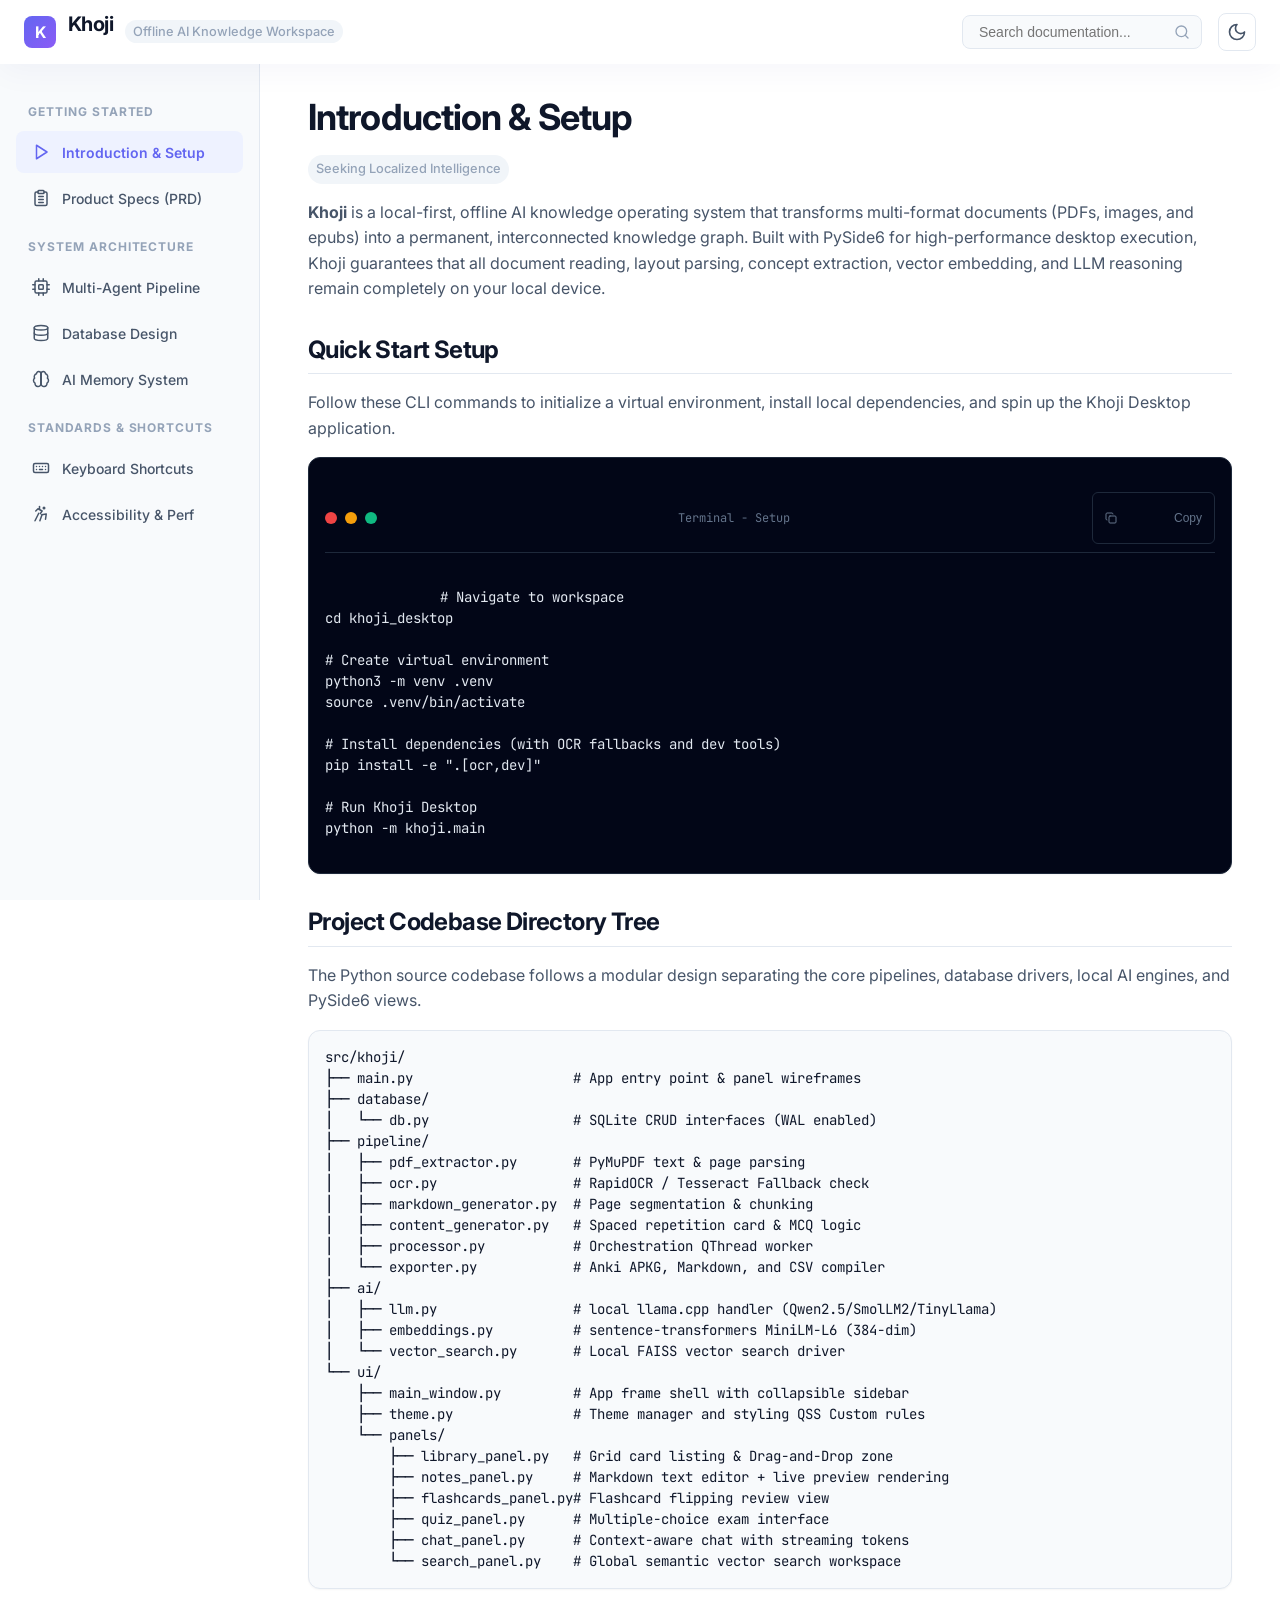
<file: khoji_desktop/docs/index.html>
<!DOCTYPE html>
<html lang="en" data-theme="dark">
<head>
  <meta charset="UTF-8">
  <meta name="viewport" content="width=device-width, initial-scale=1.0">
  <title>Khoji — Offline AI Knowledge Workspace Documentation</title>
  <meta name="color-scheme" content="light dark">
  <link rel="stylesheet" href="style.css">
  <script>
    // Inline script to prevent Flash of Unstyled Content (FOUC)
    {
      const colorScheme = localStorage.getItem('color-scheme');
      if (colorScheme) {
        document.documentElement.setAttribute('data-theme', colorScheme);
      }
    }
  </script>
</head>
<body>

  <!-- ── Top Navigation Bar ─────────────────────────────────────────────── -->
  <header class="top-nav">
    <div class="brand-section">
      <button class="mobile-menu-btn" id="mobileMenuBtn" aria-label="Toggle navigation menu" style="display: none;">
        <svg xmlns="http://www.w3.org/2000/svg" width="24" height="24" viewBox="0 0 24 24" fill="none" stroke="currentColor" stroke-width="2" stroke-linecap="round" stroke-linejoin="round" class="lucide lucide-menu"><line x1="4" x2="20" y1="12" y2="12"/><line x1="4" x2="20" y1="6" y2="6"/><line x1="4" x2="20" y1="18" y2="18"/></svg>
      </button>
      <div class="logo-icon">K</div>
      <h1 class="brand-name">Khoji</h1>
      <span class="brand-tagline">Offline AI Knowledge Workspace</span>
    </div>
    <div class="nav-actions">
      <div class="search-wrapper">
        <input type="text" class="search-input" id="searchInput" placeholder="Search documentation...">
        <svg xmlns="http://www.w3.org/2000/svg" width="16" height="16" viewBox="0 0 24 24" fill="none" stroke="currentColor" stroke-width="2" stroke-linecap="round" stroke-linejoin="round" class="search-icon"><circle cx="11" cy="11" r="8"/><path d="m21 21-4.3-4.3"/></svg>
      </div>
      <button class="theme-toggle-btn" id="themeToggleBtn" aria-label="Toggle theme">
        <svg class="sun" xmlns="http://www.w3.org/2000/svg" width="20" height="20" viewBox="0 0 24 24" fill="none" stroke="currentColor" stroke-width="2" stroke-linecap="round" stroke-linejoin="round"><circle cx="12" cy="12" r="4"/><path d="M12 2v2"/><path d="M12 20v2"/><path d="m4.93 4.93 1.41 1.41"/><path d="m17.66 17.66 1.41 1.41"/><path d="M2 12h2"/><path d="M20 12h2"/><path d="m6.34 17.66-1.41 1.41"/><path d="m19.07 4.93-1.41 1.41"/></svg>
        <svg class="moon" xmlns="http://www.w3.org/2000/svg" width="20" height="20" viewBox="0 0 24 24" fill="none" stroke="currentColor" stroke-width="2" stroke-linecap="round" stroke-linejoin="round"><path d="M12 3a6 6 0 0 0 9 9 9 9 0 1 1-9-9Z"/></svg>
      </button>
    </div>
  </header>

  <div class="app-container">
    <!-- ── Sidebar Navigation ────────────────────────────────────────────── -->
    <aside class="sidebar">
      <nav class="nav-menu">
        <div class="nav-section-title">Getting Started</div>
        <a class="nav-link active" data-section="docs-intro">
          <svg xmlns="http://www.w3.org/2000/svg" width="18" height="18" viewBox="0 0 24 24" fill="none" stroke="currentColor" stroke-width="2" stroke-linecap="round" stroke-linejoin="round" class="lucide lucide-play"><polygon points="6 3 20 12 6 21 6 3"/></svg>
          Introduction & Setup
        </a>
        <a class="nav-link" data-section="docs-prd">
          <svg xmlns="http://www.w3.org/2000/svg" width="18" height="18" viewBox="0 0 24 24" fill="none" stroke="currentColor" stroke-width="2" stroke-linecap="round" stroke-linejoin="round" class="lucide lucide-clipboard-list"><rect width="8" height="4" x="8" y="2" rx="1" ry="1"/><path d="M16 4h2a2 2 0 0 1 2 2v14a2 2 0 0 1-2 2H6a2 2 0 0 1-2-2V6a2 2 0 0 1 2-2h2"/><path d="M9 14h6"/><path d="M9 18h6"/><path d="M9 10h6"/></svg>
          Product Specs (PRD)
        </a>

        <div class="nav-section-title">System Architecture</div>
        <a class="nav-link" data-section="docs-pipeline">
          <svg xmlns="http://www.w3.org/2000/svg" width="18" height="18" viewBox="0 0 24 24" fill="none" stroke="currentColor" stroke-width="2" stroke-linecap="round" stroke-linejoin="round" class="lucide lucide-cpu"><rect width="16" height="16" x="4" y="4" rx="2"/><rect width="6" height="6" x="9" y="9" rx="1"/><path d="M9 1v3"/><path d="M15 1v3"/><path d="M9 20v3"/><path d="M15 20v3"/><path d="M20 9h3"/><path d="M20 15h3"/><path d="M1 9h3"/><path d="M1 15h3"/></svg>
          Multi-Agent Pipeline
        </a>
        <a class="nav-link" data-section="docs-database">
          <svg xmlns="http://www.w3.org/2000/svg" width="18" height="18" viewBox="0 0 24 24" fill="none" stroke="currentColor" stroke-width="2" stroke-linecap="round" stroke-linejoin="round" class="lucide lucide-database"><ellipse cx="12" cy="5" rx="9" ry="3"/><path d="M3 5V19A9 3 0 0 0 21 19V5"/><path d="M3 12A9 3 0 0 0 21 12"/></svg>
          Database Design
        </a>
        <a class="nav-link" data-section="docs-memory">
          <svg xmlns="http://www.w3.org/2000/svg" width="18" height="18" viewBox="0 0 24 24" fill="none" stroke="currentColor" stroke-width="2" stroke-linecap="round" stroke-linejoin="round" class="lucide lucide-brain"><path d="M12 5a3 3 0 1 0-5.997.125 4 4 0 0 0-2.526 5.77 4 4 0 0 0 .556 6.588A4 4 0 1 0 12 18Z"/><path d="M12 5a3 3 0 1 1 5.997.125 4 4 0 0 1 2.526 5.77 4 4 0 0 1-.556 6.588A4 4 0 1 1 12 18Z"/><path d="M12 5v14"/></svg>
          AI Memory System
        </a>

        <div class="nav-section-title">Standards & Shortcuts</div>
        <a class="nav-link" data-section="docs-shortcuts">
          <svg xmlns="http://www.w3.org/2000/svg" width="18" height="18" viewBox="0 0 24 24" fill="none" stroke="currentColor" stroke-width="2" stroke-linecap="round" stroke-linejoin="round" class="lucide lucide-keyboard"><rect width="20" height="12" x="2" y="6" rx="2" ry="2"/><path d="M6 10h.01"/><path d="M10 10h.01"/><path d="M14 10h.01"/><path d="M18 10h.01"/><path d="M6 14h.01"/><path d="M18 14h.01"/><path d="M10 14h4"/></svg>
          Keyboard Shortcuts
        </a>
        <a class="nav-link" data-section="docs-access">
          <svg xmlns="http://www.w3.org/2000/svg" width="18" height="18" viewBox="0 0 24 24" fill="none" stroke="currentColor" stroke-width="2" stroke-linecap="round" stroke-linejoin="round" class="lucide lucide-accessibility"><circle cx="16" cy="4" r="1"/><path d="m18 19 1-7-6 1"/><path d="m5 8 3-3 5.5 3-2.36 3.5"/><path d="M4 21 9 11"/><path d="M10 2v3"/><path d="m13 14-2.5 7"/></svg>
          Accessibility & Perf
        </a>
      </nav>
    </aside>

    <!-- ── Main Content Container ───────────────────────────────────────── -->
    <main class="main-content">

      <!-- ── Section 1: Introduction & Setup ────────────────────────────── -->
      <section class="doc-section active" id="docs-intro">
        <div class="searchable-content">
          <h1>Introduction & Setup</h1>
          <p class="brand-tagline" style="display: inline-block; margin-bottom: var(--space-4);">Seeking Localized Intelligence</p>
          <p>
            <strong>Khoji</strong> is a local-first, offline AI knowledge operating system that transforms multi-format documents (PDFs, images, and epubs) into a permanent, interconnected knowledge graph. Built with PySide6 for high-performance desktop execution, Khoji guarantees that all document reading, layout parsing, concept extraction, vector embedding, and LLM reasoning remain completely on your local device.
          </p>

          <h2>Quick Start Setup</h2>
          <p>Follow these CLI commands to initialize a virtual environment, install local dependencies, and spin up the Khoji Desktop application.</p>
          
          <pre class="terminal-block">
            <div class="terminal-header">
              <div class="terminal-dots">
                <span class="terminal-dot dot-red"></span>
                <span class="terminal-dot dot-yellow"></span>
                <span class="terminal-dot dot-green"></span>
              </div>
              <span class="terminal-title">Terminal - Setup</span>
              <button class="btn-copy" id="copyBtn">
                <svg xmlns="http://www.w3.org/2000/svg" width="12" height="12" viewBox="0 0 24 24" fill="none" stroke="currentColor" stroke-width="2" stroke-linecap="round" stroke-linejoin="round" class="lucide lucide-copy"><rect width="14" height="14" x="8" y="8" rx="2" ry="2"/><path d="M4 16c-1.1 0-2-.9-2-2V4c0-1.1.9-2 2-2h10c1.1 0 2 .9 2 2"/></svg>
                Copy
              </button>
            </div>
            <code class="terminal-code"># Navigate to workspace
cd khoji_desktop

# Create virtual environment
python3 -m venv .venv
source .venv/bin/activate

# Install dependencies (with OCR fallbacks and dev tools)
pip install -e ".[ocr,dev]"

# Run Khoji Desktop
python -m khoji.main</code>
          </pre>

          <h2>Project Codebase Directory Tree</h2>
          <p>The Python source codebase follows a modular design separating the core pipelines, database drivers, local AI engines, and PySide6 views.</p>
          
          <pre><code>src/khoji/
├── main.py                    # App entry point & panel wireframes
├── database/
│   └── db.py                  # SQLite CRUD interfaces (WAL enabled)
├── pipeline/
│   ├── pdf_extractor.py       # PyMuPDF text & page parsing
│   ├── ocr.py                 # RapidOCR / Tesseract Fallback check
│   ├── markdown_generator.py  # Page segmentation & chunking
│   ├── content_generator.py   # Spaced repetition card & MCQ logic
│   ├── processor.py           # Orchestration QThread worker
│   └── exporter.py            # Anki APKG, Markdown, and CSV compiler
├── ai/
│   ├── llm.py                 # local llama.cpp handler (Qwen2.5/SmolLM2/TinyLlama)
│   ├── embeddings.py          # sentence-transformers MiniLM-L6 (384-dim)
│   └── vector_search.py       # Local FAISS vector search driver
└── ui/
    ├── main_window.py         # App frame shell with collapsible sidebar
    ├── theme.py               # Theme manager and styling QSS Custom rules
    └── panels/
        ├── library_panel.py   # Grid card listing & Drag-and-Drop zone
        ├── notes_panel.py     # Markdown text editor + live preview rendering
        ├── flashcards_panel.py# Flashcard flipping review view
        ├── quiz_panel.py      # Multiple-choice exam interface
        ├── chat_panel.py      # Context-aware chat with streaming tokens
        └── search_panel.py    # Global semantic vector search workspace</code></pre>
        </div>
      </section>

      <!-- ── Section 2: PRD specifications ──────────────────────────────── -->
      <section class="doc-section" id="docs-prd">
        <div class="searchable-content">
          <h1>Product Requirements Specifications (PRD)</h1>
          <p>
            Khoji is built to solve fragmented information mastery. By running completely on-device, it provides researchers, engineers, and students a private second brain that reads materials, extracts concepts, schedules active recall drills, and responds contextually.
          </p>

          <h2>Audience Segmentation</h2>
          <p>Target segments, their market size, and primary pain points addressed by Khoji's local-first offline workflow.</p>
          
          <div class="audience-grid">
            <div class="audience-card">
              <h4>Engineering Students</h4>
              <p>Needs textbook definitions, formula associations, and rapid exam preparation drill tools.</p>
              <div class="audience-meta">
                <span class="badge badge-primary">Very Large</span>
                <span class="badge badge-secondary">WTP: Low-Med</span>
              </div>
            </div>
            <div class="audience-card">
              <h4>Medical Students</h4>
              <p>Struggles with dense anatomy, diagram parsing, and extensive rote memorization schedules.</p>
              <div class="audience-meta">
                <span class="badge badge-primary">Large</span>
                <span class="badge badge-secondary">WTP: Medium</span>
              </div>
            </div>
            <div class="audience-card">
              <h4>Researchers</h4>
              <p>Demands robust research paper indexing, citation tracking, privacy, and LaTeX integration.</p>
              <div class="audience-meta">
                <span class="badge badge-primary">Medium</span>
                <span class="badge badge-success">WTP: High</span>
              </div>
            </div>
            <div class="audience-card">
              <h4>Software Engineers</h4>
              <p>Requires technical design reading, API catalog search, code-snippet recall, and offline access.</p>
              <div class="audience-meta">
                <span class="badge badge-primary">Large</span>
                <span class="badge badge-secondary">WTP: Medium</span>
              </div>
            </div>
          </div>

          <h2>Feature Priorities</h2>
          <div class="feature-list-container">
            <div class="feature-group">
              <h3>P0 — Core Essentials (MVP Release)</h3>
              <div class="feature-item-grid">
                <div class="feature-item-card">
                  <h4>
                    <svg xmlns="http://www.w3.org/2000/svg" width="18" height="18" viewBox="0 0 24 24" fill="none" stroke="currentColor" stroke-width="2" stroke-linecap="round" stroke-linejoin="round" class="lucide lucide-file-up"><path d="M15 2H6a2 2 0 0 0-2 2v16a2 2 0 0 0 2 2h12a2 2 0 0 0 2-2V7Z"/><path d="M14 2v4a2 2 0 0 0 2 2h4"/><path d="M12 12v6"/><path d="m15 15-3-3-3 3"/></svg>
                    Multi-Format Ingestion
                  </h4>
                  <p>Drag-and-drop parsing of PDF files up to 200MB. PyMuPDF parsing and RapidOCR scanning fallback.</p>
                </div>
                <div class="feature-item-card">
                  <h4>
                    <svg xmlns="http://www.w3.org/2000/svg" width="18" height="18" viewBox="0 0 24 24" fill="none" stroke="currentColor" stroke-width="2" stroke-linecap="round" stroke-linejoin="round" class="lucide lucide-sparkles"><path d="M9.937 15.5A2 2 0 0 0 8.5 14.063l-6.135-1.582a.5.5 0 0 1 0-.962L8.5 9.936A2 2 0 0 0 9.937 8.5l1.582-6.135a.5.5 0 0 1 .963 0L14.063 8.5A2 2 0 0 0 15.5 9.936l6.135 1.582a.5.5 0 0 1 0 .962L15.5 14.063a2 2 0 0 0-1.437 1.437l-1.582 6.135a.5.5 0 0 1-.963 0z"/><path d="M20 3v4"/><path d="M22 5h-4"/><path d="M4 17v4"/><path d="M6 19H2"/></svg>
                    Multi-Agent pipeline
                  </h4>
                  <p>Orchestrates isolated models to run OCR, layout structure analysis, concept indexing, summaries, and quizzes.</p>
                </div>
                <div class="feature-item-card">
                  <h4>
                    <svg xmlns="http://www.w3.org/2000/svg" width="18" height="18" viewBox="0 0 24 24" fill="none" stroke="currentColor" stroke-width="2" stroke-linecap="round" stroke-linejoin="round" class="lucide lucide-layers"><path d="m12 3-10 5L12 13l10-5-10-5Z"/><path d="m2 17 10 5 10-5"/><path d="m2 12 10 5 10-5"/></svg>
                    Spaced Repetition
                  </h4>
                  <p>Automatic cloze and Q&A flashcard generation reviewed through an FSRS or SM-2 algorithm schedule.</p>
                </div>
                <div class="feature-item-card">
                  <h4>
                    <svg xmlns="http://www.w3.org/2000/svg" width="18" height="18" viewBox="0 0 24 24" fill="none" stroke="currentColor" stroke-width="2" stroke-linecap="round" stroke-linejoin="round" class="lucide lucide-search"><circle cx="11" cy="11" r="8"/><path d="m21 21-4.3-4.3"/></svg>
                    Semantic Search
                  </h4>
                  <p>Global vector search powered by local sentence-transformers (MiniLM) and FAISS indexes.</p>
                </div>
              </div>
            </div>

            <div class="feature-group">
              <h3>P1 — Secondary Expansion</h3>
              <div class="feature-item-grid">
                <div class="feature-item-card">
                  <h4>
                    <svg xmlns="http://www.w3.org/2000/svg" width="18" height="18" viewBox="0 0 24 24" fill="none" stroke="currentColor" stroke-width="2" stroke-linecap="round" stroke-linejoin="round" class="lucide lucide-folder-open"><path d="m6 14 1.45-2.9A2 2 0 0 1 9.24 10H20a2 2 0 0 1 1.94 2.5l-1.55 6a2 2 0 0 1-1.94 1.5H4a2 2 0 0 1-2-2V5c0-1.1.9-2 2-2h3.93a2 2 0 0 1 1.66.9l.82 1.2a2 2 0 0 0 1.66.9H18a2 2 0 0 1 2 2v2"/></svg>
                    Collections
                  </h4>
                  <p>Folder systems and smart query rules grouping files automatically based on tags (e.g. #quantum).</p>
                </div>
                <div class="feature-item-card">
                  <h4>
                    <svg xmlns="http://www.w3.org/2000/svg" width="18" height="18" viewBox="0 0 24 24" fill="none" stroke="currentColor" stroke-width="2" stroke-linecap="round" stroke-linejoin="round" class="lucide lucide-network"><rect width="6" height="6" x="16" y="16" rx="1"/><rect width="6" height="6" x="2" y="16" rx="1"/><rect width="6" height="6" x="9" y="2" rx="1"/><path d="M12 8v8"/><path d="M12 12H5v4"/><path d="M12 12h7v4"/></svg>
                    Mind Maps & Timelines
                  </h4>
                  <p>Automatically maps chronological milestones and structural links into zoomable Mermaid.js canvases.</p>
                </div>
                <div class="feature-item-card">
                  <h4>
                    <svg xmlns="http://www.w3.org/2000/svg" width="18" height="18" viewBox="0 0 24 24" fill="none" stroke="currentColor" stroke-width="2" stroke-linecap="round" stroke-linejoin="round" class="lucide lucide-user-cog"><circle cx="18" cy="15" r="3"/><circle cx="9" cy="7" r="4"/><path d="M10 15H6a4 4 0 0 0-4 4v2"/><path d="m21.7 16.4-.9-.3"/><path d="m15.2 13.9-.9-.3"/><path d="m16.6 18.7.3-.9"/><path d="m19.4 11.3.3-.9"/><path d="m14 17.6.9-.3"/><path d="m22 12.4-.9-.3"/><path d="m20.3 19.7-.3-.9"/><path d="m17.7 10.3-.3-.9"/></svg>
                    AI Memory Customization
                  </h4>
                  <p>Saves preferences (explanations detail, analogies choice) and corrections to shape future LLM reasoning.</p>
                </div>
              </div>
            </div>

            <div class="feature-group">
              <h3>P2 — Future Roadmap</h3>
              <p>Plugin architecture supporting custom parsers and export adapters; peer-to-peer LAN knowledge synchronization; local Git integrations tracking changes to markdown notes; adaptive tutoring schedules.</p>
            </div>
          </div>
        </div>
      </section>

      <!-- ── Section 3: Multi-Agent AI Pipeline ─────────────────────────── -->
      <section class="doc-section" id="docs-pipeline">
        <div class="searchable-content">
          <h1>Multi-Agent AI Pipeline</h1>
          <p>
            Rather than overloading a single model with raw PDF content, Khoji orchestrates a network of 12 specialized agents. Each agent processes, translates, indexes, or formats document sections contextually.
          </p>

          <h2>Interactive Pipeline Flow</h2>
          <p>Click on any processing phase below to inspect the agents and hardware-routing targets executing during that stage.</p>

          <div class="pipeline-visualizer">
            <div class="pipeline-flow">
              <div class="pipeline-step active" data-phase="input">
                <div class="step-icon-container">
                  <svg xmlns="http://www.w3.org/2000/svg" width="20" height="20" viewBox="0 0 24 24" fill="none" stroke="currentColor" stroke-width="2" stroke-linecap="round" stroke-linejoin="round"><path d="M21 15v4a2 2 0 0 1-2 2H5a2 2 0 0 1-2-2v-4"/><polyline points="17 8 12 3 7 8"/><line x1="12" x2="12" y1="3" y2="15"/></svg>
                </div>
                <span class="step-label">1. Ingestion</span>
              </div>
              <div class="pipeline-step" data-phase="extraction">
                <div class="step-icon-container">
                  <svg xmlns="http://www.w3.org/2000/svg" width="20" height="20" viewBox="0 0 24 24" fill="none" stroke="currentColor" stroke-width="2" stroke-linecap="round" stroke-linejoin="round"><path d="M14.5 2H6a2 2 0 0 0-2 2v16a2 2 0 0 0 2 2h12a2 2 0 0 0 2-2V7.5L14.5 2z"/><polyline points="14 2 14 8 20 8"/><line x1="16" x2="8" y1="13" y2="13"/><line x1="16" x2="8" y1="17" y2="17"/><line x1="10" x2="8" y1="9" y2="9"/></svg>
                </div>
                <span class="step-label">2. Parsing / OCR</span>
              </div>
              <div class="pipeline-step" data-phase="indexing">
                <div class="step-icon-container">
                  <svg xmlns="http://www.w3.org/2000/svg" width="20" height="20" viewBox="0 0 24 24" fill="none" stroke="currentColor" stroke-width="2" stroke-linecap="round" stroke-linejoin="round"><ellipse cx="12" cy="5" rx="9" ry="3"/><path d="M3 5V19A9 3 0 0 0 21 19V5"/><path d="M3 12A9 3 0 0 0 21 12"/></svg>
                </div>
                <span class="step-label">3. Vector index</span>
              </div>
              <div class="pipeline-step" data-phase="synthesis">
                <div class="step-icon-container">
                  <svg xmlns="http://www.w3.org/2000/svg" width="20" height="20" viewBox="0 0 24 24" fill="none" stroke="currentColor" stroke-width="2" stroke-linecap="round" stroke-linejoin="round"><path d="M12 3v18"/><path d="M3 12h18"/></svg>
                </div>
                <span class="step-label">4. Synthesis</span>
              </div>
              <div class="pipeline-step" data-phase="export">
                <div class="step-icon-container">
                  <svg xmlns="http://www.w3.org/2000/svg" width="20" height="20" viewBox="0 0 24 24" fill="none" stroke="currentColor" stroke-width="2" stroke-linecap="round" stroke-linejoin="round"><path d="M21 15v4a2 2 0 0 1-2 2H5a2 2 0 0 1-2-2v-4"/><polyline points="7 10 12 15 17 10"/><line x1="12" x2="12" y1="15" y2="3"/></svg>
                </div>
                <span class="step-label">5. Export</span>
              </div>
            </div>

            <!-- Interactive details updated by JS -->
            <div class="agent-dashboard" id="agentDashboard">
              <div id="activeAgentTitle"></div>
              <div id="agentDetailsBody"></div>
            </div>
          </div>

          <h2>Model Allocation & Hardware Scaling Strategy</h2>
          <p>
            To support machines ranging from 4GB RAM to multi-GPU workstations, the pipeline orchestrator automatically detects hardware presets and maps tasks to smaller, optimized local models.
          </p>
          
          <div class="strategy-table-wrapper">
            <table class="strategy-table">
              <thead>
                <tr>
                  <th>Pipeline Task</th>
                  <th>Low RAM Setup (4GB RAM)</th>
                  <th>Medium Setup (8GB RAM)</th>
                  <th>High RAM Setup (16GB+ RAM)</th>
                </tr>
              </thead>
              <tbody>
                <tr>
                  <td><strong>OCR</strong></td>
                  <td>Tesseract v5 (Native C++)</td>
                  <td>EasyOCR (PyTorch CPU)</td>
                  <td>Surya OCR (GPU accelerated)</td>
                </tr>
                <tr>
                  <td><strong>Layout Segmentation</strong></td>
                  <td>Rule-based coordinates geometry</td>
                  <td>LayoutLMv3 (Lightweight model)</td>
                  <td>LayoutLMv3 (Full segmentation)</td>
                </tr>
                <tr>
                  <td><strong>Vision Descriptions</strong></td>
                  <td>Skipped (Degrades gracefully)</td>
                  <td>Florence-2 Base (ONNX)</td>
                  <td>Florence-2 Large (FP16 GPU)</td>
                </tr>
                <tr>
                  <td><strong>Embeddings Generation</strong></td>
                  <td>all-MiniLM-L6-v2 (384-dim)</td>
                  <td>all-MiniLM-L6-v2 (384-dim)</td>
                  <td>BGE-Large (1024-dim)</td>
                </tr>
                <tr>
                  <td><strong>Reasoning & Generation</strong></td>
                  <td>Llama-3.2-1B (Q4_K_M GGUF)</td>
                  <td>Phi-3-Mini (3.8B Q4 GGUF)</td>
                  <td>Mistral-7B-Instruct (Q8 GGUF)</td>
                </tr>
                <tr>
                  <td><strong>Quiz & Card Prompts</strong></td>
                  <td>Llama-3.2-1B (Strict Template)</td>
                  <td>Phi-3-Mini (Structured JSON)</td>
                  <td>Mistral-7B (Autonomous Reasoning)</td>
                </tr>
              </tbody>
            </table>
          </div>

          <h2 style="margin-top: var(--space-8);">Agent Communication Protocol</h2>
          <p>Agents exchange instructions and status states through structured JSON contracts inside the background QThread task loop:</p>
          
          <pre><code>{
  "job_id": "uuid-9876-5432-10",
  "agent": "knowledge-extraction",
  "input": {
    "text": "...extracted text chunk contents...",
    "layout": { "headings": [0, 150], "paragraphs": [151, 800] },
    "config": { "model": "llama-3.2-1b", "language": "en" }
  },
  "output": {
    "concepts": [
      { "id": "wave-particle-duality", "name": "Wave-Particle Duality", "type": "principle" }
    ],
    "relationships": [
      { "source": "light", "target": "wave-particle-duality", "type": "exhibits" }
    ]
  },
  "status": "completed",
  "performance": { "duration_ms": 1820, "tokens_used": 640 }
}</code></pre>
        </div>
      </section>

      <!-- ── Section 4: Database Design ─────────────────────────────────── -->
      <section class="doc-section" id="docs-database">
        <div class="searchable-content">
          <h1>Database Schema & Layout Design</h1>
          <p>
            Khoji manages structured relational data in a local <strong>SQLite</strong> database (`~/.khoji/db/khoji.db`) running in Write-Ahead Logging (WAL) mode. High-dimensional vector search mappings are resolved using the <strong>sqlite-vec</strong> SQLite extension compiled locally.
          </p>

          <h2>Interactive Database Explorer</h2>
          <p>Select any SQLite table on the left to inspect its SQL schema definition, purposes, and index lists.</p>

          <div class="db-explorer-container">
            <div class="db-tables-list">
              <button class="db-table-btn active" data-table="documents">documents</button>
              <button class="db-table-btn" data-table="document_chunks">document_chunks</button>
              <button class="db-table-btn" data-table="notes">notes</button>
              <button class="db-table-btn" data-table="flashcards">flashcards</button>
              <button class="db-table-btn" data-table="flashcard_reviews">flashcard_reviews</button>
              <button class="db-table-btn" data-table="quiz_questions">quiz_questions</button>
              <button class="db-table-btn" data-table="concepts">concepts</button>
              <button class="db-table-btn" data-table="concept_relationships">concept_relationships</button>
              <button class="db-table-btn" data-table="ai_memory">ai_memory</button>
              <button class="db-table-btn" data-table="ai_corrections">ai_corrections</button>
              <button class="db-table-btn" data-table="chunk_embeddings">chunk_embeddings</button>
            </div>
            
            <div class="db-schema-panel">
              <div class="db-schema-header">
                <h3 id="dbSchemaTitle" style="margin-bottom: var(--space-1); color: var(--color-primary-500);">documents</h3>
                <p id="dbSchemaDescription" style="font-size: 0.9rem; color: var(--text-secondary);"></p>
              </div>
              
              <div style="flex: 1; overflow-y: auto;">
                <h4>SQLite DDL Schema</h4>
                <pre class="sql-view"><code id="dbSchemaSql"></code></pre>
                
                <h4 style="margin-top: var(--space-4);">Assigned Table Indexes</h4>
                <ul class="index-list" id="dbIndexesList"></ul>
              </div>
            </div>
          </div>

          <h2>Relational Structure Map</h2>
          <p>Below is the entity-relationship mapping demonstrating document dependencies and semantic links:</p>
          <pre><code>documents (1) ───(N) document_chunks (1) ───(1) chunk_embeddings (vectors.db)
    │
    ├── (1) ── notes (Markdown format summary)
    ├── (N) ── flashcards (Spaced Repetition cards) ───(N) flashcard_reviews
    ├── (N) ── quiz_questions (MCQs)
    ├── (N) ── diagrams (Mermaid drawings)
    ├── (N) ── chat_sessions ───(N) chat_messages
    └── (N) ── concept_documents (Weight) ───(1) concepts (Node) ───(N) concept_relationships</code></pre>
        </div>
      </section>

      <!-- ── Section 5: AI Memory System ────────────────────────────────── -->
      <section class="doc-section" id="docs-memory">
        <div class="searchable-content">
          <h1>AI Memory System</h1>
          <p>
            Khoji has a persistent memory architecture. Unlike traditional RAG frameworks, it records mastery parameters, formatting preferences, and user corrections directly to local SQLite tables to customize future chat explanations, card generation, and quiz levels.
          </p>

          <h2>Interactive AI Memory Explorer</h2>
          <p>Toggle the tabs below to view real JSON representations of stored memory categories.</p>

          <div class="memory-explorer">
            <div class="tab-container">
              <button class="tab-btn active" data-tab="concept">Concept Memory</button>
              <button class="tab-btn" data-tab="preference">Preference Memory</button>
              <button class="tab-btn" data-tab="progress">Progress Memory</button>
              <button class="tab-btn" data-tab="interaction">Interaction Memory</button>
              <button class="tab-btn" data-tab="correction">Correction Memory</button>
            </div>
            
            <div class="json-view-panel">
              <pre class="json-view"><code id="memoryJsonView"></code></pre>
              <div class="memory-desc" id="memoryDesc"></div>
            </div>
          </div>

          <h2>UI Memory Dashboard Overview</h2>
          <p>Users can view, manage, and reset their local memory assets from a dedicated configuration panel:</p>
          
          <pre style="background: var(--bg-secondary); border-color: var(--border-default);">
┌────────────────────────────────────────────────────────────┐
│ 🧠 AI Memory & Progress                         [⚙️ Manage]│
├────────────────────────────────────────────────────────────┤
│                                                            │
│ Learning Progress by Topic                                 │
│ ─────────────────────────────────────────────────────       │
│                                                            │
│ Quantum Mechanics      ████████░░░░░░  75%  ⚡ Review due │
│ Neural Networks        ██████░░░░░░░░  60%                 │
│ Organic Chemistry      ████░░░░░░░░░░  40%  🆕 New        │
│ Algorithms             ██████████░░░░  85%  📊 Strong     │
│                                                            │
│ Recent Corrections (2)                                     │
│ ┌─── Backpropagation date ──────────────────────────────┐  │
│ │ You corrected: "Invented 2010" → "Published 1986"     │  │
│ │ AI has applied this correction in 3 subsequent chats. │  │
│ └───────────────────────────────────────────────────────┘  │
│                                                            │
│ AI Knows About You:                                        │
│ • You prefer detailed explanations with examples           │
│ • You like cloze-deletion flashcards over Q&A              │
│ • You struggle with measurement theory in QM               │
│ • You've corrected the AI 2 times (both applied)          │
│ • You study most actively between 8-11 PM                  │
│                                                            │
│ [Clear Memory] [Export Memory] [Reset Topic Progress]      │
└────────────────────────────────────────────────────────────┘</pre>
        </div>
      </section>

      <!-- ── Section 6: Keyboard Shortcuts ─────────────────────────────── -->
      <section class="doc-section" id="docs-shortcuts">
        <div class="searchable-content">
          <h1>Keyboard Shortcuts Spec</h1>
          <p>
            Khoji is built for rapid, mouse-free interactions. The keyboard navigation map below maps shortcuts defined in the design spec to their respective actions in Library, workspace, and flashcard review panels.
          </p>
          
          <div class="kbd-grid">
            <div class="kbd-category">
              <h3>Global Navigation</h3>
              <div class="kbd-row">
                <span class="kbd-label">Quick search palette</span>
                <div class="kbd-keys"><kbd>Cmd</kbd>+<kbd>K</kbd></div>
              </div>
              <div class="kbd-row">
                <span class="kbd-label">Settings dialog</span>
                <div class="kbd-keys"><kbd>Cmd</kbd>+<kbd>,</kbd></div>
              </div>
              <div class="kbd-row">
                <span class="kbd-label">Create new note</span>
                <div class="kbd-keys"><kbd>Cmd</kbd>+<kbd>N</kbd></div>
              </div>
              <div class="kbd-row">
                <span class="kbd-label">Upload new file</span>
                <div class="kbd-keys"><kbd>Cmd</kbd>+<kbd>Shift</kbd>+<kbd>U</kbd></div>
              </div>
            </div>

            <div class="kbd-category">
              <h3>Workspace Views</h3>
              <div class="kbd-row">
                <span class="kbd-label">Library panel</span>
                <div class="kbd-keys"><kbd>Cmd</kbd>+<kbd>1</kbd></div>
              </div>
              <div class="kbd-row">
                <span class="kbd-label">Notes editor</span>
                <div class="kbd-keys"><kbd>Cmd</kbd>+<kbd>2</kbd></div>
              </div>
              <div class="kbd-row">
                <span class="kbd-label">Flashcard list</span>
                <div class="kbd-keys"><kbd>Cmd</kbd>+<kbd>3</kbd></div>
              </div>
              <div class="kbd-row">
                <span class="kbd-label">Quiz panel</span>
                <div class="kbd-keys"><kbd>Cmd</kbd>+<kbd>4</kbd></div>
              </div>
              <div class="kbd-row">
                <span class="kbd-label">Knowledge graph</span>
                <div class="kbd-keys"><kbd>Cmd</kbd>+<kbd>5</kbd></div>
              </div>
              <div class="kbd-row">
                <span class="kbd-label">Toggle Sidebar</span>
                <div class="kbd-keys"><kbd>Cmd</kbd>+<kbd>B</kbd></div>
              </div>
            </div>

            <div class="kbd-category">
              <h3>Flashcard Study</h3>
              <div class="kbd-row">
                <span class="kbd-label">Flip card / show answer</span>
                <div class="kbd-keys"><kbd>Space</kbd></div>
              </div>
              <div class="kbd-row">
                <span class="kbd-label">Rate "Again"</span>
                <div class="kbd-keys"><kbd>1</kbd></div>
              </div>
              <div class="kbd-row">
                <span class="kbd-label">Rate "Hard"</span>
                <div class="kbd-keys"><kbd>2</kbd></div>
              </div>
              <div class="kbd-row">
                <span class="kbd-label">Rate "Good"</span>
                <div class="kbd-keys"><kbd>3</kbd></div>
              </div>
              <div class="kbd-row">
                <span class="kbd-label">Rate "Easy"</span>
                <div class="kbd-keys"><kbd>4</kbd></div>
              </div>
              <div class="kbd-row">
                <span class="kbd-label">Next card</span>
                <div class="kbd-keys"><kbd>→</kbd></div>
              </div>
            </div>
          </div>
        </div>
      </section>

      <!-- ── Section 7: Accessibility & Performance ─────────────────────── -->
      <section class="doc-section" id="docs-access">
        <div class="searchable-content">
          <h1>Accessibility & Performance Specifications</h1>
          <p>
            Khoji Desktop targets WCAG 2.1 AA accessibility guidelines and sets strict local performance bounds to run comfortably on low-end hardware.
          </p>

          <h2>Accessibility Checklist (WCAG 2.1 AA)</h2>
          <div class="feature-item-grid" style="margin-top: var(--space-4);">
            <div class="feature-item-card">
              <h4 style="color: var(--color-success-500);">Contrast Targets</h4>
              <p>Maintains WCAG AAA contrast ratios (minimum 4.5:1, targets 7+:1) for all typography elements across light and dark theme configurations.</p>
            </div>
            <div class="feature-item-card">
              <h4 style="color: var(--color-success-500);">Keyboard Traps</h4>
              <p>Ensures tab cycles are closed within overlays; allows skip-to-content links and exposes 2px visible primary focus rings around active inputs.</p>
            </div>
            <div class="feature-item-card">
              <h4 style="color: var(--color-success-500);">Screen Readers</h4>
              <p>All PySide6 UI widgets assign standard ARIA label mappings and leverage QAccessible interfaces for screen reader compatibility.</p>
            </div>
            <div class="feature-item-card">
              <h4 style="color: var(--color-success-500);">Motion Reduction</h4>
              <p>Supports <code>prefers-reduced-motion</code> parameters, disabling page flips or loading animations upon system request.</p>
            </div>
          </div>

          <h2 style="margin-top: var(--space-8);">Performance Latency Budgets</h2>
          <p>Strict performance targets mapped out in the non-functional requirements:</p>
          
          <div class="strategy-table-wrapper">
            <table class="strategy-table">
              <thead>
                <tr>
                  <th>NFR Measurement</th>
                  <th>Baseline Target</th>
                  <th>Maximum Allowance</th>
                  <th>Test Setup</th>
                </tr>
              </thead>
              <tbody>
                <tr>
                  <td><strong>Startup Duration</strong></td>
                  <td>&lt; 1s (Warm start)</td>
                  <td>&lt; 3s (Cold launch)</td>
                  <td>Ubuntu 24.04 x86_64</td>
                </tr>
                <tr>
                  <td><strong>Library Render (100 items)</strong></td>
                  <td>&lt; 50ms</td>
                  <td>&lt; 100ms</td>
                  <td>PySide6 QGridLayout</td>
                </tr>
                <tr>
                  <td><strong>Semantic search (Local query)</strong></td>
                  <td>&lt; 20ms</td>
                  <td>&lt; 50ms</td>
                  <td>FAISS IndexFlatIP (MiniLM)</td>
                </tr>
                <tr>
                  <td><strong>Flashcard Flip frame time</strong></td>
                  <td>16.6ms (60 fps)</td>
                  <td>33ms (30 fps)</td>
                  <td>QGraphicsEffect rotations</td>
                </tr>
                <tr>
                  <td><strong>AI Chat token latency</strong></td>
                  <td>&lt; 50ms (First token)</td>
                  <td>&lt; 100ms</td>
                  <td>llama.cpp GGUF streaming</td>
                </tr>
                <tr>
                  <td><strong>PDF processing (100 pages)</strong></td>
                  <td>&lt; 60s (8GB RAM)</td>
                  <td>&lt; 120s (4GB RAM)</td>
                  <td>Single-thread processor queue</td>
                </tr>
                <tr>
                  <td><strong>System Memory Idle</strong></td>
                  <td>&lt; 120MB</td>
                  <td>&lt; 200MB</td>
                  <td>No model loaded in cache</td>
                </tr>
                <tr>
                  <td><strong>System Memory (Processing)</strong></td>
                  <td>&lt; 800MB (1B LLM)</td>
                  <td>&lt; 1.2GB</td>
                  <td>Qwen2.5-1.5B active inference</td>
                </tr>
              </tbody>
            </table>
          </div>
        </div>
      </section>

    </main>
  </div>

  <script src="script.js"></script>
</body>
</html>
</file>
<file: khoji_desktop/docs/style.css>
/* ==========================================================================
   KHOJI DESIGN SYSTEM - SPECIFICATION IMPLEMENTATION (docs/style.css)
   ========================================================================== */

/* ── Fonts & Imports ────────────────────────────────────────────────────── */
@import url('https://fonts.googleapis.com/css2?family=Inter:wght@400;500;600;700&family=JetBrains+Mono:wght@400;500;600&family=Source+Serif+4:ital,opsz,wght@0,8..60,400;0,8..60,600;1,8..60,400&display=swap');

/* ── Root Custom Properties & Theme Setup ────────────────────────────────── */
:root {
  /* Brand Core (Light Mode Default) */
  --color-primary-50: #EEF2FF;
  --color-primary-100: #E0E7FF;
  --color-primary-200: #C7D2FE;
  --color-primary-300: #A5B4FC;
  --color-primary-400: #818CF8;
  --color-primary-500: #6366F1;
  --color-primary-600: #4F46E5;
  --color-primary-700: #4338CA;
  --color-primary-800: #3730A3;
  --color-primary-900: #312E81;

  --color-secondary-50: #F0F9FF;
  --color-secondary-500: #0EA5E9;
  --color-secondary-600: #0284C7;

  --color-accent-50: #F5F3FF;
  --color-accent-500: #8B5CF6;
  --color-accent-600: #7C3AED;

  --color-success-50: #ECFDF5;
  --color-success-500: #10B981;
  --color-success-600: #059669;

  --color-warning-50: #FFFBEB;
  --color-warning-500: #F59E0B;
  --color-warning-600: #D97706;

  --color-error-50: #FEF2F2;
  --color-error-500: #EF4444;
  --color-error-600: #DC2626;

  /* Neutral Slate (Light Mode) */
  --bg-primary: #FFFFFF;
  --bg-secondary: #F8FAFC;
  --bg-tertiary: #F1F5F9;
  --border-default: #E2E8F0;
  --border-hover: #CBD5E1;
  --text-primary: #0F172A;
  --text-secondary: #475569;
  --text-tertiary: #94A3B8;
  --text-inverse: #FFFFFF;
  
  --surface-card: #FFFFFF;
  --surface-modal: #FFFFFF;
  --surface-hover: #F8FAFC;
  --surface-active: #EEF2FF;
  
  /* Glassmorphism */
  --glass-bg: rgba(255, 255, 255, 0.7);
  --glass-border: rgba(255, 255, 255, 0.3);
  --glass-shadow: 0 8px 32px 0 rgba(31, 38, 135, 0.04);

  /* Elevation Shadows */
  --shadow-xs: 0 1px 2px rgba(0, 0, 0, 0.04);
  --shadow-sm: 0 1px 3px rgba(0, 0, 0, 0.06), 0 1px 2px rgba(0, 0, 0, 0.04);
  --shadow-md: 0 4px 6px -1px rgba(0, 0, 0, 0.07), 0 2px 4px -2px rgba(0, 0, 0, 0.05);
  --shadow-lg: 0 10px 15px -3px rgba(0, 0, 0, 0.08), 0 4px 6px -4px rgba(0, 0, 0, 0.04);
  --shadow-xl: 0 20px 25px -5px rgba(0, 0, 0, 0.1), 0 8px 10px -6px rgba(0, 0, 0, 0.06);
  --shadow-2xl: 0 25px 50px -12px rgba(0, 0, 0, 0.15);

  --elevation-card: var(--shadow-sm);
  --elevation-hover: var(--shadow-md);
  --elevation-dropdown: var(--shadow-lg);
  --elevation-modal: var(--shadow-xl);

  /* Typography Scale */
  --font-sans: 'Inter', -apple-system, BlinkMacSystemFont, 'Segoe UI', sans-serif;
  --font-mono: 'JetBrains Mono', 'Fira Code', 'Cascadia Code', monospace;
  --font-serif: 'Source Serif 4', Georgia, 'Times New Roman', serif;

  --h1-size: 2.25rem;
  --h1-weight: 700;
  --h1-line-height: 1.2;
  --h2-size: 1.5rem;
  --h2-weight: 600;
  --h2-line-height: 1.3;
  --h3-size: 1.25rem;
  --h3-weight: 600;
  --h3-line-height: 1.4;
  --h4-size: 1.125rem;
  --h4-weight: 500;
  --h4-line-height: 1.4;

  /* Spacing Scale (4px Base) */
  --space-0: 0;
  --space-1: 0.25rem;  /* 4px */
  --space-2: 0.5rem;   /* 8px */
  --space-3: 0.75rem;  /* 12px */
  --space-4: 1rem;     /* 16px */
  --space-5: 1.25rem;  /* 20px */
  --space-6: 1.5rem;   /* 24px */
  --space-8: 2rem;     /* 32px */
  --space-10: 2.5rem;  /* 40px */
  --space-12: 3rem;    /* 48px */
  --space-14: 3.5rem;  /* 56px */
  --space-16: 4rem;    /* 64px */
  --space-20: 5rem;    /* 80px */
  --space-24: 6rem;    /* 96px */

  /* Radii */
  --radius-sm: 0.375rem; /* 6px */
  --radius-md: 0.5rem;   /* 8px */
  --radius-lg: 0.75rem;  /* 12px */
  --radius-xl: 1rem;     /* 16px */
  --radius-2xl: 1.5rem;  /* 24px */
  --radius-full: 9999px;

  /* Transitions */
  --duration-instant: 0ms;
  --duration-fast: 100ms;
  --duration-normal: 200ms;
  --duration-slow: 300ms;
  --duration-slower: 500ms;
  --ease-out: cubic-bezier(0.0, 0.0, 0.2, 1);
  --ease-in: cubic-bezier(0.4, 0.0, 1, 1);
  --ease-in-out: cubic-bezier(0.4, 0.0, 0.2, 1);
  --ease-spring: cubic-bezier(0.34, 1.56, 0.64, 1);

  /* Scrollbars */
  --scrollbar-bg: var(--bg-tertiary);
  --scrollbar-thumb: var(--color-neutral-300);

  color-scheme: light dark;
}

/* ── Dark Theme Overrides ───────────────────────────────────────────────── */
[data-theme="dark"] {
  /* Neutral Slate (Dark Mode) */
  --bg-primary: #0F172A;
  --bg-secondary: #1E293B;
  --bg-tertiary: #334155;
  --border-default: #334155;
  --border-hover: #475569;
  --text-primary: #F1F5F9;
  --text-secondary: #94A3B8;
  --text-tertiary: #64748B;
  --text-inverse: #0F172A;

  --surface-card: #1E293B;
  --surface-modal: #1E293B;
  --surface-hover: #334155;
  --surface-active: rgba(99, 102, 241, 0.15);

  /* Glassmorphism (Dark) */
  --glass-bg: rgba(30, 41, 59, 0.7);
  --glass-border: rgba(51, 65, 85, 0.5);
  --glass-shadow: 0 8px 32px 0 rgba(0, 0, 0, 0.2);

  /* Shadows (Stronger in Dark Mode) */
  --shadow-sm: 0 1px 3px rgba(0, 0, 0, 0.3);
  --shadow-md: 0 4px 6px rgba(0, 0, 0, 0.35);
  --shadow-lg: 0 10px 15px rgba(0, 0, 0, 0.4);
  --shadow-xl: 0 20px 25px rgba(0, 0, 0, 0.45);
  --shadow-2xl: 0 25px 50px rgba(0, 0, 0, 0.5);

  --scrollbar-bg: var(--bg-secondary);
  --scrollbar-thumb: var(--color-tertiary);
}

/* ── Global Styles ──────────────────────────────────────────────────────── */
* {
  box-sizing: border-box;
  margin: 0;
  padding: 0;
}

html {
  scroll-behavior: smooth;
  font-family: var(--font-sans);
  font-size: 16px;
  background-color: var(--bg-primary);
  color: var(--text-primary);
  transition: background-color var(--duration-normal) var(--ease-out),
              color var(--duration-normal) var(--ease-out);
}

body {
  min-height: 100vh;
  display: flex;
  flex-direction: column;
}

/* ── Custom Scrollbars ─────────────────────────────────────────────────── */
scrollbar-width: thin;
scrollbar-color: var(--scrollbar-thumb) var(--scrollbar-bg);

/* WebKit Fallback */
@supports not (scrollbar-color: auto) {
  ::-webkit-scrollbar {
    width: 8px;
    height: 8px;
  }
  ::-webkit-scrollbar-track {
    background: var(--bg-secondary);
  }
  ::-webkit-scrollbar-thumb {
    background: var(--border-default);
    border-radius: var(--radius-full);
  }
  ::-webkit-scrollbar-thumb:hover {
    background: var(--border-hover);
  }
}

/* ── Typography & Markdown ─────────────────────────────────────────────── */
h1, h2, h3, h4 {
  font-weight: 700;
  color: var(--text-primary);
  letter-spacing: -0.025em;
  margin-bottom: var(--space-4);
}

h1 {
  font-size: var(--h1-size);
  line-height: var(--h1-line-height);
}

h2 {
  font-size: var(--h2-size);
  line-height: var(--h2-line-height);
  border-bottom: 1px solid var(--border-default);
  padding-bottom: var(--space-2);
  margin-top: var(--space-8);
}

h3 {
  font-size: var(--h3-size);
  line-height: var(--h3-line-height);
  margin-top: var(--space-6);
}

h4 {
  font-size: var(--h4-size);
  line-height: var(--h4-line-height);
}

p {
  line-height: 1.6;
  color: var(--text-secondary);
  margin-bottom: var(--space-4);
}

a {
  color: var(--color-primary-500);
  text-decoration: none;
  font-weight: 500;
  transition: color var(--duration-fast) var(--ease-out);
}

a:hover {
  color: var(--color-primary-600);
  text-decoration: underline;
}

code {
  font-family: var(--font-mono);
  font-size: 0.9em;
  background-color: var(--bg-tertiary);
  padding: 0.2em 0.4em;
  border-radius: var(--radius-sm);
  color: var(--color-accent-600);
}

[data-theme="dark"] code {
  color: var(--color-primary-300);
}

pre {
  background-color: var(--bg-secondary);
  border: 1px solid var(--border-default);
  border-radius: var(--radius-lg);
  padding: var(--space-4);
  overflow-x: auto;
  margin-bottom: var(--space-6);
  box-shadow: var(--shadow-xs);
}

pre code {
  background: transparent;
  padding: 0;
  color: var(--text-primary);
  font-size: 0.875rem;
  line-height: 1.5;
}

/* ── Layout & Structure ────────────────────────────────────────────────── */
.app-container {
  display: flex;
  min-height: 100vh;
}

/* Header */
.top-nav {
  position: fixed;
  top: 0;
  left: 0;
  right: 0;
  height: 64px;
  z-index: 100;
  display: flex;
  align-items: center;
  justify-content: space-between;
  padding: 0 var(--space-6);
  background: var(--glass-bg);
  backdrop-filter: blur(12px);
  border-bottom: 1px solid var(--glass-border);
  box-shadow: var(--glass-shadow);
  transition: background var(--duration-normal) var(--ease-out);
}

.brand-section {
  display: flex;
  align-items: center;
  gap: var(--space-3);
}

.logo-icon {
  width: 32px;
  height: 32px;
  background: linear-gradient(135deg, var(--color-primary-500), var(--color-accent-500));
  border-radius: var(--radius-md);
  display: grid;
  place-items: center;
  color: white;
  font-weight: bold;
}

.brand-name {
  font-weight: 700;
  font-size: var(--h3-size);
  color: var(--text-primary);
  letter-spacing: -0.03em;
}

.brand-tagline {
  font-size: 0.8rem;
  color: var(--text-tertiary);
  font-weight: 500;
  background: var(--bg-tertiary);
  padding: var(--space-1) var(--space-2);
  border-radius: var(--radius-full);
}

.nav-actions {
  display: flex;
  align-items: center;
  gap: var(--space-4);
}

/* Search Bar (Documentation) */
.search-wrapper {
  position: relative;
  width: 240px;
}

.search-input {
  width: 100%;
  padding: var(--space-2) var(--space-8) var(--space-2) var(--space-4);
  border-radius: var(--radius-md);
  border: 1px solid var(--border-default);
  background: var(--bg-secondary);
  color: var(--text-primary);
  font-size: 0.875rem;
  transition: all var(--duration-fast) var(--ease-out);
}

.search-input:focus {
  outline: none;
  border-color: var(--color-primary-500);
  box-shadow: 0 0 0 3px rgba(99, 102, 241, 0.15);
  width: 280px;
}

.search-icon {
  position: absolute;
  right: var(--space-3);
  top: 50%;
  transform: translateY(-50%);
  color: var(--text-tertiary);
  pointer-events: none;
  width: 16px;
  height: 16px;
}

/* Theme Toggle */
.theme-toggle-btn {
  background: none;
  border: 1px solid var(--border-default);
  width: 38px;
  height: 38px;
  border-radius: var(--radius-md);
  display: grid;
  place-items: center;
  cursor: pointer;
  color: var(--text-secondary);
  transition: all var(--duration-fast) var(--ease-out);
}

.theme-toggle-btn:hover {
  background: var(--surface-hover);
  color: var(--text-primary);
  border-color: var(--border-hover);
  transform: translateY(-1px);
}

.theme-toggle-btn svg {
  width: 20px;
  height: 20px;
  transition: transform var(--duration-slow) var(--ease-spring);
}

.theme-toggle-btn:hover svg {
  transform: rotate(15deg);
}

.theme-toggle-btn .sun { display: none; }
.theme-toggle-btn .moon { display: block; }

[data-theme="dark"] .theme-toggle-btn .sun { display: block; }
[data-theme="dark"] .theme-toggle-btn .moon { display: none; }

/* Sidebar Navigation */
.sidebar {
  position: fixed;
  top: 64px;
  left: 0;
  bottom: 0;
  width: 260px;
  background: var(--bg-secondary);
  border-right: 1px solid var(--border-default);
  padding: var(--space-6) 0;
  overflow-y: auto;
  z-index: 90;
  transition: background var(--duration-normal) var(--ease-out);
}

.nav-menu {
  list-style: none;
  display: flex;
  flex-direction: column;
  gap: var(--space-1);
  padding: 0 var(--space-4);
}

.nav-section-title {
  font-size: 0.75rem;
  font-weight: 700;
  text-transform: uppercase;
  color: var(--text-tertiary);
  letter-spacing: 0.08em;
  margin: var(--space-4) 0 var(--space-2) var(--space-3);
}

.nav-link {
  display: flex;
  align-items: center;
  gap: var(--space-3);
  padding: var(--space-3) var(--space-4);
  border-radius: var(--radius-md);
  color: var(--text-secondary);
  font-weight: 500;
  font-size: 0.875rem;
  cursor: pointer;
  transition: all var(--duration-fast) var(--ease-out);
}

.nav-link:hover {
  background-color: var(--surface-hover);
  color: var(--text-primary);
  transform: translateX(2px);
}

.nav-link.active {
  background-color: var(--surface-active);
  color: var(--color-primary-500);
  font-weight: 600;
}

.nav-link svg {
  width: 18px;
  height: 18px;
  flex-shrink: 0;
}

/* Main Content Area */
.main-content {
  margin-left: 260px;
  margin-top: 64px;
  flex: 1;
  padding: var(--space-8) var(--space-12);
  max-width: 1200px;
  width: calc(100% - 260px);
}

.doc-section {
  display: none;
  animation: fadeIn var(--duration-slow) var(--ease-out);
}

.doc-section.active {
  display: block;
}

/* ── Section Specific & Interactive Components ────────────────────────── */

/* CLI Terminal Styling */
.terminal-block {
  background: #020617 !important;
  border-color: #1e293b !important;
  position: relative;
}

.terminal-header {
  display: flex;
  align-items: center;
  justify-content: space-between;
  margin-bottom: var(--space-4);
  border-bottom: 1px solid #1e293b;
  padding-bottom: var(--space-2);
}

.terminal-dots {
  display: flex;
  gap: var(--space-2);
}

.terminal-dot {
  width: 12px;
  height: 12px;
  border-radius: var(--radius-full);
}

.dot-red { background: #ef4444; }
.dot-yellow { background: #f59e0b; }
.dot-green { background: #10b981; }

.terminal-title {
  color: #64748b;
  font-family: var(--font-mono);
  font-size: 0.75rem;
}

.btn-copy {
  background: transparent;
  border: 1px solid #1e293b;
  color: #64748b;
  padding: var(--space-1) var(--space-3);
  font-size: 0.75rem;
  border-radius: var(--radius-sm);
  cursor: pointer;
  display: flex;
  align-items: center;
  gap: var(--space-1);
  transition: all var(--duration-fast);
}

.btn-copy:hover {
  background: #0f172a;
  color: var(--text-inverse);
  border-color: var(--color-primary-500);
}

.terminal-code {
  color: #e2e8f0;
}

/* Feature Target Audience Table */
.audience-grid {
  display: grid;
  grid-template-columns: repeat(auto-fit, minmax(280px, 1fr));
  gap: var(--space-4);
  margin: var(--space-6) 0;
}

.audience-card {
  background: var(--surface-card);
  border: 1px solid var(--border-default);
  border-radius: var(--radius-lg);
  padding: var(--space-4);
  box-shadow: var(--elevation-card);
  transition: all var(--duration-normal) var(--ease-out);
}

.audience-card:hover {
  transform: translateY(-2px);
  box-shadow: var(--elevation-hover);
  border-color: var(--color-primary-500);
}

.audience-meta {
  display: flex;
  justify-content: space-between;
  align-items: center;
  margin-top: var(--space-4);
  padding-top: var(--space-2);
  border-top: 1px dashed var(--border-default);
}

/* Badges */
.badge {
  display: inline-flex;
  align-items: center;
  padding: 0.125rem 0.5rem;
  font-size: 0.75rem;
  font-weight: 600;
  border-radius: var(--radius-badge);
}

.badge-primary { background: var(--color-primary-50); color: var(--color-primary-600); }
.badge-secondary { background: var(--color-secondary-50); color: var(--color-secondary-600); }
.badge-success { background: var(--color-success-50); color: var(--color-success-600); }
.badge-warning { background: var(--color-warning-50); color: var(--color-warning-500); }
.badge-error { background: var(--color-error-50); color: var(--color-error-600); }

[data-theme="dark"] .badge-primary { background: rgba(99, 102, 241, 0.15); color: var(--color-primary-400); }
[data-theme="dark"] .badge-secondary { background: rgba(14, 165, 233, 0.15); color: #38bdf8; }
[data-theme="dark"] .badge-success { background: rgba(16, 185, 129, 0.15); color: #34d399; }

/* ── Interactive Multi-Agent Pipeline ─────────────────────────────────── */
.pipeline-visualizer {
  background: var(--bg-secondary);
  border: 1px solid var(--border-default);
  border-radius: var(--radius-xl);
  padding: var(--space-6);
  margin: var(--space-6) 0;
  position: relative;
  overflow: hidden;
}

.pipeline-flow {
  display: flex;
  align-items: center;
  justify-content: space-between;
  position: relative;
  padding: var(--space-4) 0;
  z-index: 2;
  overflow-x: auto;
  gap: var(--space-4);
}

.pipeline-flow::after {
  content: '';
  position: absolute;
  top: 50%;
  left: 5%;
  right: 5%;
  height: 2px;
  background: var(--border-default);
  z-index: -1;
  transform: translateY(-50%);
}

.pipeline-step {
  display: flex;
  flex-direction: column;
  align-items: center;
  background: var(--surface-card);
  border: 2px solid var(--border-default);
  padding: var(--space-4);
  border-radius: var(--radius-lg);
  min-width: 140px;
  cursor: pointer;
  transition: all var(--duration-normal) var(--ease-spring);
  box-shadow: var(--shadow-sm);
}

.pipeline-step:hover, .pipeline-step.active {
  border-color: var(--color-primary-500);
  transform: translateY(-4px);
  box-shadow: var(--shadow-md);
}

.pipeline-step.active {
  background: var(--surface-active);
}

.step-icon-container {
  width: 40px;
  height: 40px;
  border-radius: var(--radius-full);
  background: var(--bg-tertiary);
  display: grid;
  place-items: center;
  color: var(--text-secondary);
  margin-bottom: var(--space-2);
  transition: all var(--duration-fast);
}

.pipeline-step:hover .step-icon-container,
.pipeline-step.active .step-icon-container {
  background: var(--color-primary-500);
  color: white;
}

.step-label {
  font-size: 0.8rem;
  font-weight: 600;
  text-align: center;
}

/* Agent Information Dashboard */
.agent-dashboard {
  display: grid;
  grid-template-columns: 1fr;
  gap: var(--space-6);
  margin-top: var(--space-6);
}

.agent-card-grid {
  display: grid;
  grid-template-columns: repeat(auto-fill, minmax(220px, 1fr));
  gap: var(--space-4);
}

.agent-grid-item {
  background: var(--surface-card);
  border: 1px solid var(--border-default);
  border-radius: var(--radius-lg);
  padding: var(--space-4);
  cursor: pointer;
  transition: all var(--duration-normal) var(--ease-out);
  display: flex;
  flex-direction: column;
  justify-content: space-between;
}

.agent-grid-item:hover, .agent-grid-item.active {
  border-color: var(--color-accent-500);
  box-shadow: var(--shadow-md);
  transform: translateY(-2px);
}

.agent-grid-item.active {
  background: var(--color-accent-50)08;
  border-width: 2px;
}

.agent-grid-item h4 {
  margin-bottom: var(--space-1);
}

.agent-details-box {
  background: var(--surface-card);
  border: 2px solid var(--color-primary-500);
  border-radius: var(--radius-xl);
  padding: var(--space-6);
  box-shadow: var(--shadow-lg);
  animation: slideIn var(--duration-slow) var(--ease-out);
}

.agent-details-header {
  display: flex;
  align-items: center;
  justify-content: space-between;
  margin-bottom: var(--space-4);
  border-bottom: 1px solid var(--border-default);
  padding-bottom: var(--space-3);
}

.agent-meta-specs {
  display: grid;
  grid-template-columns: repeat(auto-fit, minmax(180px, 1fr));
  gap: var(--space-4);
  margin-bottom: var(--space-6);
}

.meta-spec-item {
  background: var(--bg-secondary);
  padding: var(--space-3);
  border-radius: var(--radius-md);
  border: 1px solid var(--border-default);
}

.meta-spec-label {
  font-size: 0.75rem;
  text-transform: uppercase;
  color: var(--text-tertiary);
  font-weight: 700;
  margin-bottom: var(--space-1);
}

.meta-spec-value {
  font-size: 0.9rem;
  font-weight: 600;
  color: var(--text-primary);
}

/* Model Strategy Table */
.strategy-table-wrapper {
  overflow-x: auto;
  border-radius: var(--radius-lg);
  border: 1px solid var(--border-default);
  margin-top: var(--space-6);
}

.strategy-table {
  width: 100%;
  border-collapse: collapse;
  text-align: left;
}

.strategy-table th, .strategy-table td {
  padding: var(--space-4);
  border-bottom: 1px solid var(--border-default);
  font-size: 0.875rem;
}

.strategy-table th {
  background: var(--bg-secondary);
  color: var(--text-secondary);
  font-weight: 600;
}

.strategy-table tr:hover {
  background: var(--surface-hover);
}

/* ── SQLite Database Explorer ─────────────────────────────────────────── */
.db-explorer-container {
  display: grid;
  grid-template-columns: 240px 1fr;
  gap: var(--space-6);
  background: var(--bg-secondary);
  border: 1px solid var(--border-default);
  border-radius: var(--radius-xl);
  padding: var(--space-6);
  margin: var(--space-6) 0;
  min-height: 500px;
}

.db-tables-list {
  display: flex;
  flex-direction: column;
  gap: var(--space-1);
  overflow-y: auto;
}

.db-table-btn {
  display: flex;
  align-items: center;
  gap: var(--space-2);
  padding: var(--space-3) var(--space-4);
  background: var(--surface-card);
  border: 1px solid var(--border-default);
  border-radius: var(--radius-md);
  color: var(--text-secondary);
  font-weight: 600;
  font-size: 0.85rem;
  cursor: pointer;
  text-align: left;
  transition: all var(--duration-fast);
}

.db-table-btn:hover {
  background: var(--surface-hover);
  color: var(--text-primary);
  border-color: var(--border-hover);
}

.db-table-btn.active {
  background: var(--color-primary-500);
  color: white;
  border-color: var(--color-primary-500);
}

.db-schema-panel {
  display: flex;
  flex-direction: column;
  background: var(--surface-card);
  border: 1px solid var(--border-default);
  border-radius: var(--radius-lg);
  padding: var(--space-5);
  box-shadow: var(--shadow-sm);
  overflow: hidden;
}

.db-schema-header {
  border-bottom: 1px solid var(--border-default);
  padding-bottom: var(--space-4);
  margin-bottom: var(--space-4);
}

.sql-view {
  background: #020617;
  color: #e2e8f0;
  padding: var(--space-4);
  border-radius: var(--radius-md);
  font-family: var(--font-mono);
  overflow-x: auto;
  font-size: 0.85rem;
  line-height: 1.5;
}

/* Basic SQL Code Highlight (Simple Custom Styles) */
.sql-keyword { color: #f43f5e; font-weight: bold; }
.sql-type { color: #38bdf8; }
.sql-comment { color: #64748b; font-style: italic; }

.index-list {
  list-style: none;
  display: flex;
  flex-direction: column;
  gap: var(--space-2);
  margin-top: var(--space-4);
}

.index-item {
  background: var(--bg-tertiary);
  padding: var(--space-2) var(--space-3);
  border-radius: var(--radius-sm);
  font-family: var(--font-mono);
  font-size: 0.75rem;
  border-left: 3px solid var(--color-secondary-500);
}

/* ── Interactive AI Memory JSON Viewer ─────────────────────────────────── */
.memory-explorer {
  background: var(--bg-secondary);
  border: 1px solid var(--border-default);
  border-radius: var(--radius-xl);
  padding: var(--space-6);
  margin: var(--space-6) 0;
}

.tab-container {
  display: flex;
  border-bottom: 1px solid var(--border-default);
  gap: var(--space-2);
  margin-bottom: var(--space-4);
  overflow-x: auto;
}

.tab-btn {
  padding: var(--space-3) var(--space-4);
  background: transparent;
  border: none;
  border-bottom: 2px solid transparent;
  color: var(--text-tertiary);
  font-weight: 600;
  font-size: 0.875rem;
  cursor: pointer;
  transition: all var(--duration-fast);
}

.tab-btn:hover {
  color: var(--text-secondary);
}

.tab-btn.active {
  color: var(--color-primary-500);
  border-color: var(--color-primary-500);
}

.json-view-panel {
  position: relative;
}

.json-view {
  background: #020617;
  color: #e2e8f0;
  padding: var(--space-4);
  border-radius: var(--radius-md);
  font-family: var(--font-mono);
  overflow-x: auto;
  font-size: 0.85rem;
  line-height: 1.5;
  min-height: 250px;
}

/* JSON highlight colors */
.json-key { color: #f43f5e; }
.json-string { color: #34d399; }
.json-number { color: #fbbf24; }
.json-boolean { color: #c084fc; }

.memory-desc {
  margin-top: var(--space-4);
  padding: var(--space-4);
  background: var(--surface-card);
  border-radius: var(--radius-lg);
  border-left: 4px solid var(--color-accent-500);
}

/* ── Features List Layout ─────────────────────────────────────────────── */
.feature-list-container {
  display: flex;
  flex-direction: column;
  gap: var(--space-6);
  margin: var(--space-6) 0;
}

.feature-group {
  background: var(--surface-card);
  border: 1px solid var(--border-default);
  border-radius: var(--radius-lg);
  padding: var(--space-5);
  box-shadow: var(--shadow-sm);
}

.feature-item-grid {
  display: grid;
  grid-template-columns: repeat(auto-fill, minmax(280px, 1fr));
  gap: var(--space-4);
  margin-top: var(--space-4);
}

.feature-item-card {
  background: var(--bg-secondary);
  border: 1px solid var(--border-default);
  border-radius: var(--radius-md);
  padding: var(--space-4);
}

.feature-item-card h4 {
  display: flex;
  align-items: center;
  gap: var(--space-2);
  margin-bottom: var(--space-2);
}

.feature-item-card h4 svg {
  width: 18px;
  height: 18px;
  color: var(--color-primary-500);
}

/* Keyboard Shortcuts Section */
.kbd-grid {
  display: grid;
  grid-template-columns: repeat(auto-fit, minmax(240px, 1fr));
  gap: var(--space-6);
  margin: var(--space-6) 0;
}

.kbd-category {
  background: var(--surface-card);
  border: 1px solid var(--border-default);
  border-radius: var(--radius-lg);
  padding: var(--space-5);
  box-shadow: var(--shadow-sm);
}

.kbd-row {
  display: flex;
  justify-content: space-between;
  align-items: center;
  padding: var(--space-3) 0;
  border-bottom: 1px solid var(--border-default);
}

.kbd-row:last-child {
  border-bottom: none;
}

.kbd-label {
  font-size: 0.875rem;
  color: var(--text-secondary);
}

.kbd-keys {
  display: flex;
  gap: 2px;
}

kbd {
  background: var(--bg-tertiary);
  border: 1px solid var(--border-default);
  border-bottom-width: 3px;
  border-radius: var(--radius-sm);
  padding: var(--space-1) var(--space-2);
  font-family: var(--font-mono);
  font-size: 0.75rem;
  font-weight: 600;
  color: var(--text-primary);
  box-shadow: var(--shadow-xs);
}

/* ── Animations ────────────────────────────────────────────────────────── */
@keyframes fadeIn {
  from { opacity: 0; transform: translateY(8px); }
  to { opacity: 1; transform: translateY(0); }
}

@keyframes slideIn {
  from { opacity: 0; transform: scale(0.98) translateY(12px); }
  to { opacity: 1; transform: scale(1) translateY(0); }
}

/* ── Responsive Design Breakpoints ──────────────────────────────────────── */

/* Desktop & Wide */
@media (min-width: 1025px) {
  /* Default styles apply */
}

/* Tablet (Medium screens) */
@media (max-width: 1024px) {
  .main-content {
    margin-left: 200px;
    width: calc(100% - 200px);
    padding: var(--space-6) var(--space-6);
  }
  .sidebar {
    width: 200px;
  }
  .db-explorer-container {
    grid-template-columns: 180px 1fr;
  }
}

/* Mobile (Small screens) */
@media (max-width: 768px) {
  .app-container {
    flex-direction: column;
  }
  .sidebar {
    position: fixed;
    top: 64px;
    left: -260px;
    width: 260px;
    bottom: 0;
    transition: left var(--duration-normal) var(--ease-in-out);
    z-index: 110;
  }
  .sidebar.mobile-open {
    left: 0;
  }
  .main-content {
    margin-left: 0;
    width: 100%;
    padding: var(--space-4) var(--space-4);
  }
  .db-explorer-container {
    grid-template-columns: 1fr;
  }
  .search-wrapper {
    display: none; /* Hide search bar on mobile headers for simplicity */
  }
  .top-nav {
    padding: 0 var(--space-4);
  }
  /* Show hamburger menu on mobile */
  .mobile-menu-btn {
    display: grid !important;
  }
}

/* Mobile Menu Button */
.mobile-menu-btn {
  display: none;
  background: none;
  border: 1px solid var(--border-default);
  width: 38px;
  height: 38px;
  border-radius: var(--radius-md);
  place-items: center;
  cursor: pointer;
  color: var(--text-secondary);
  transition: all var(--duration-fast);
}

.mobile-menu-btn:hover {
  background: var(--surface-hover);
  color: var(--text-primary);
}

.mobile-menu-btn svg {
  width: 20px;
  height: 20px;
}
</file>
